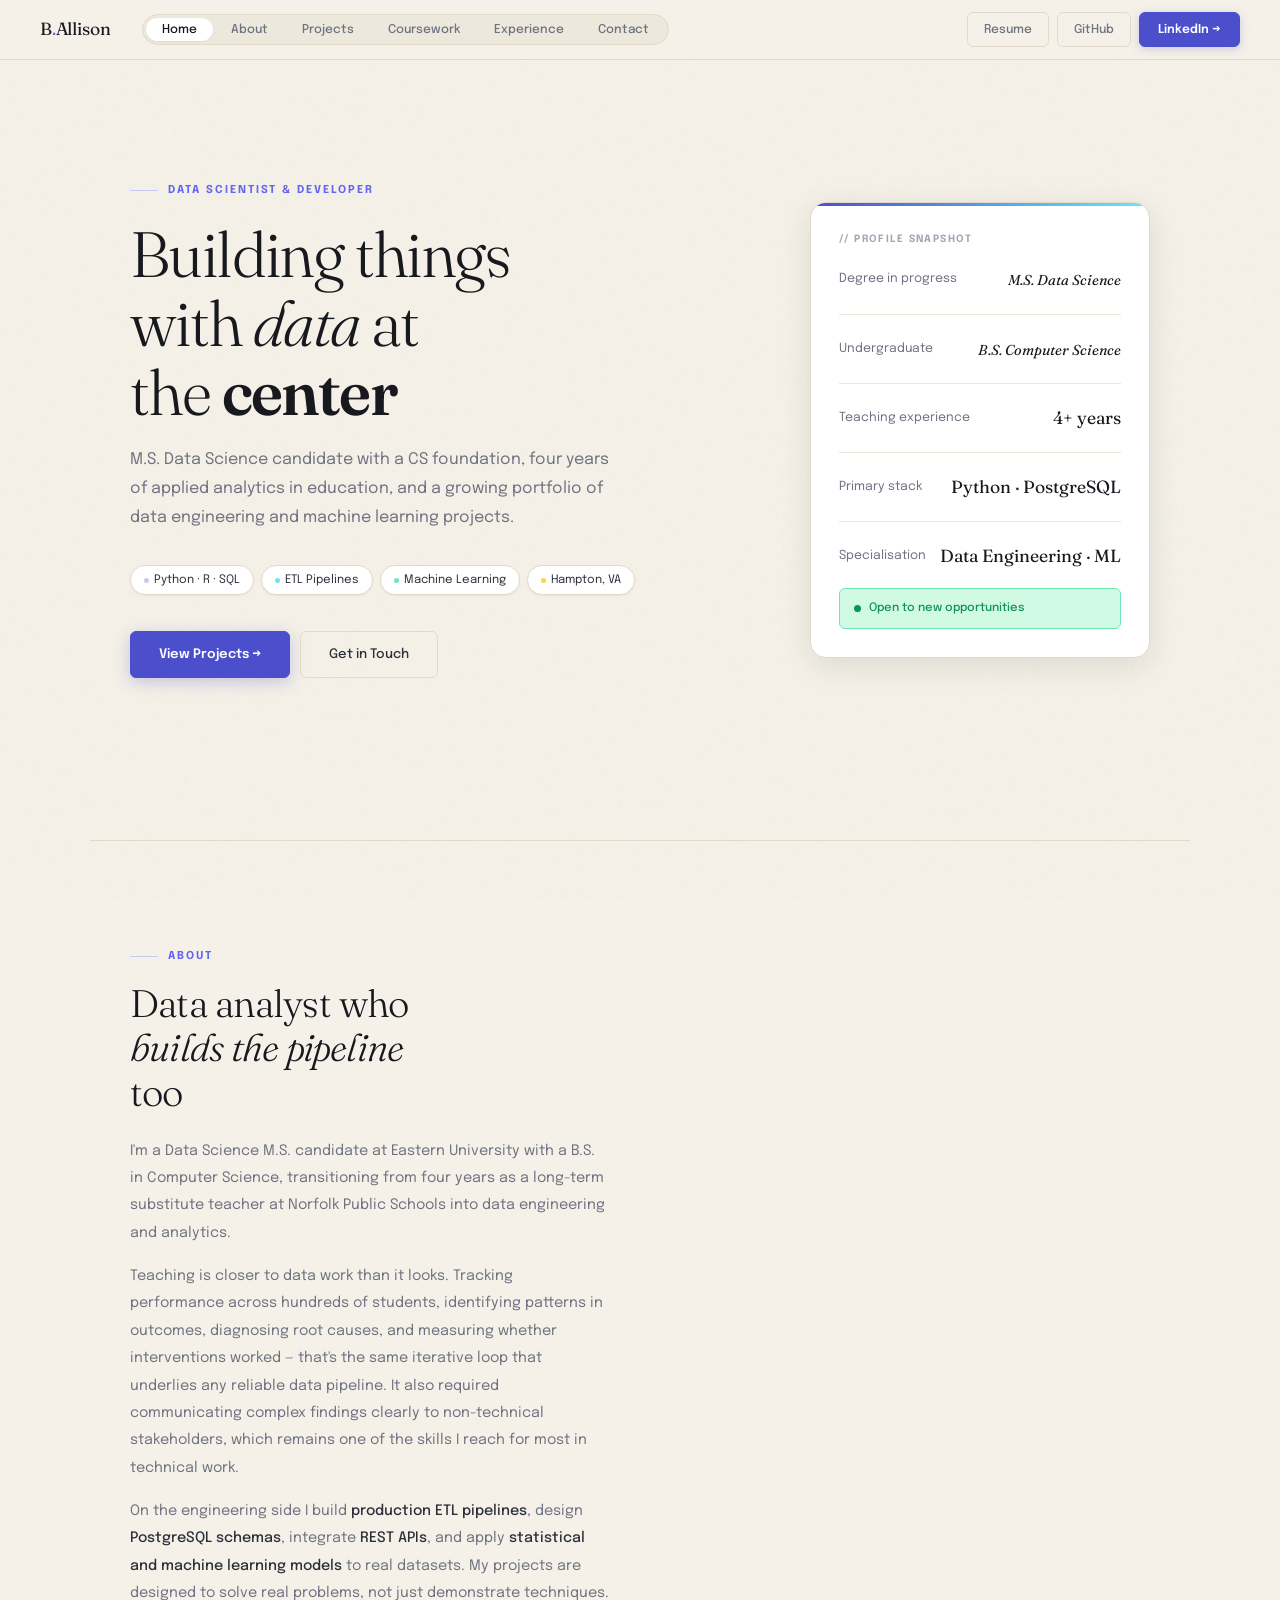
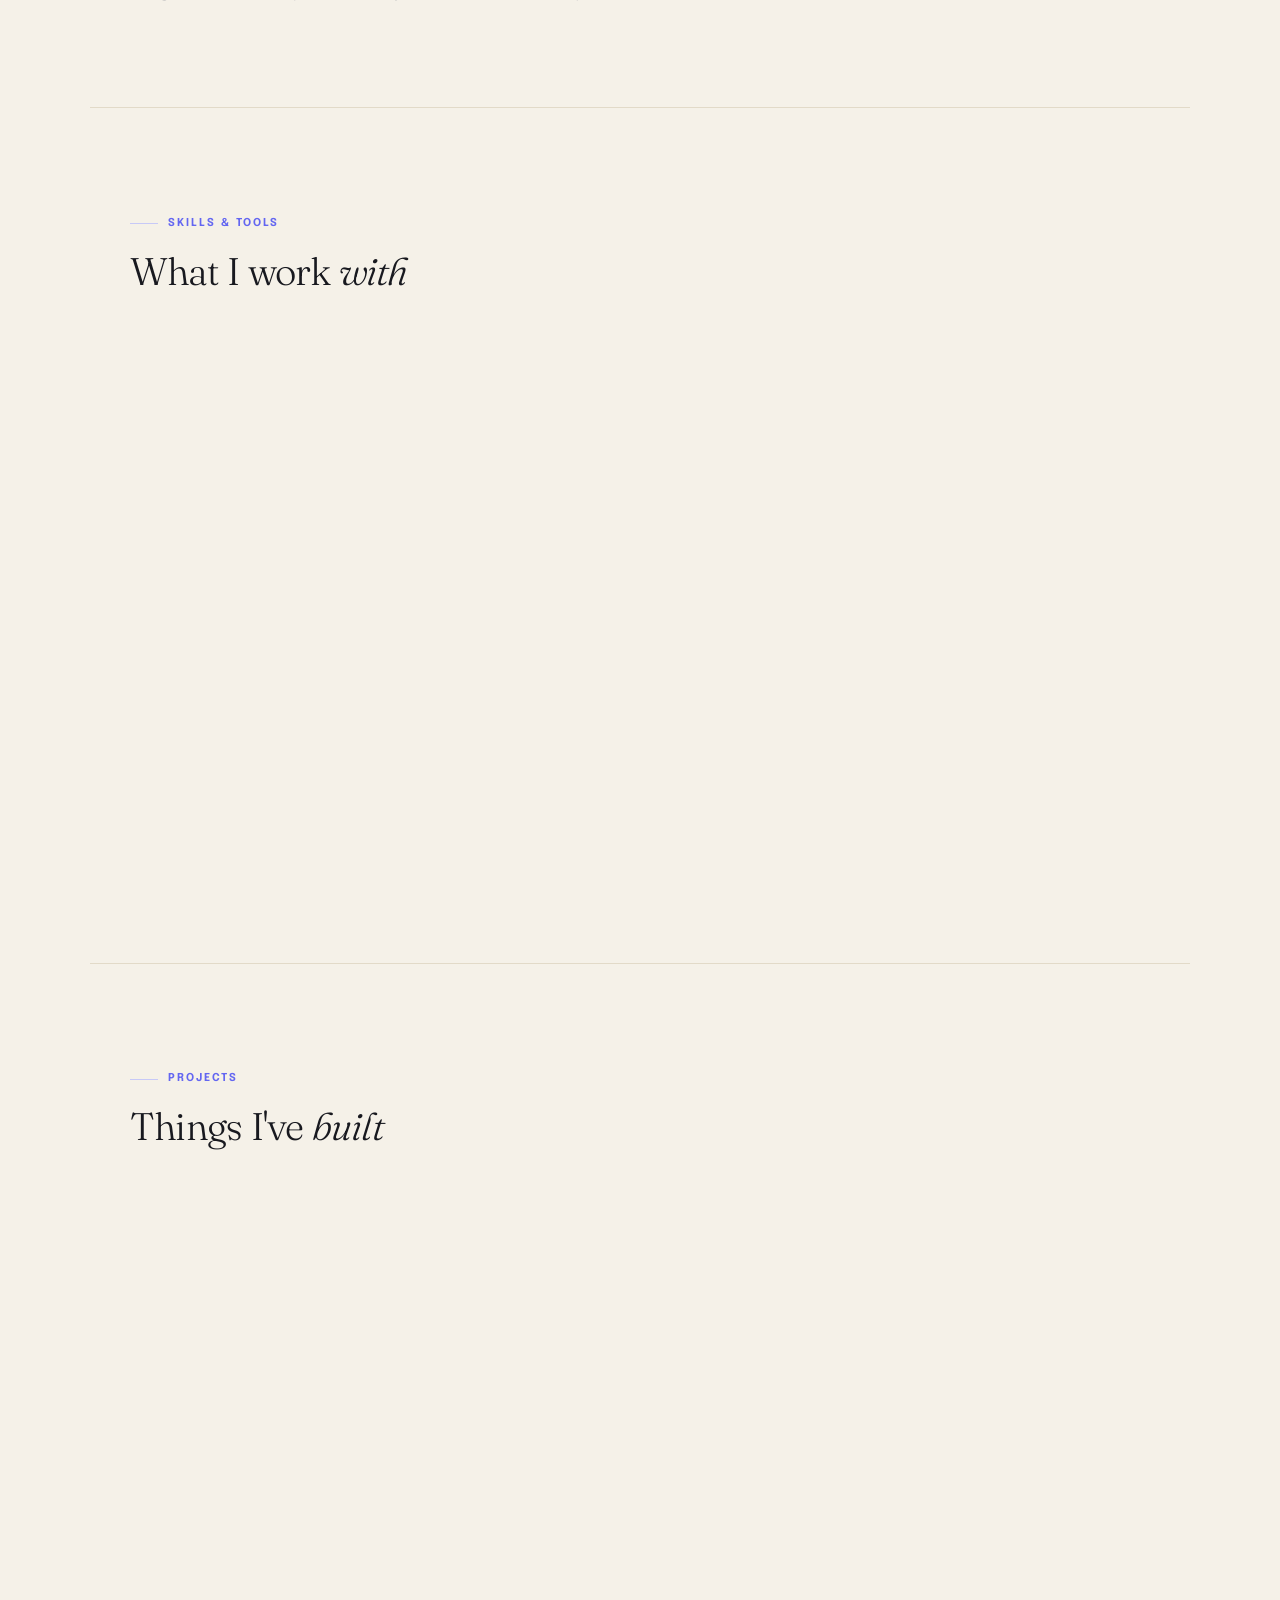
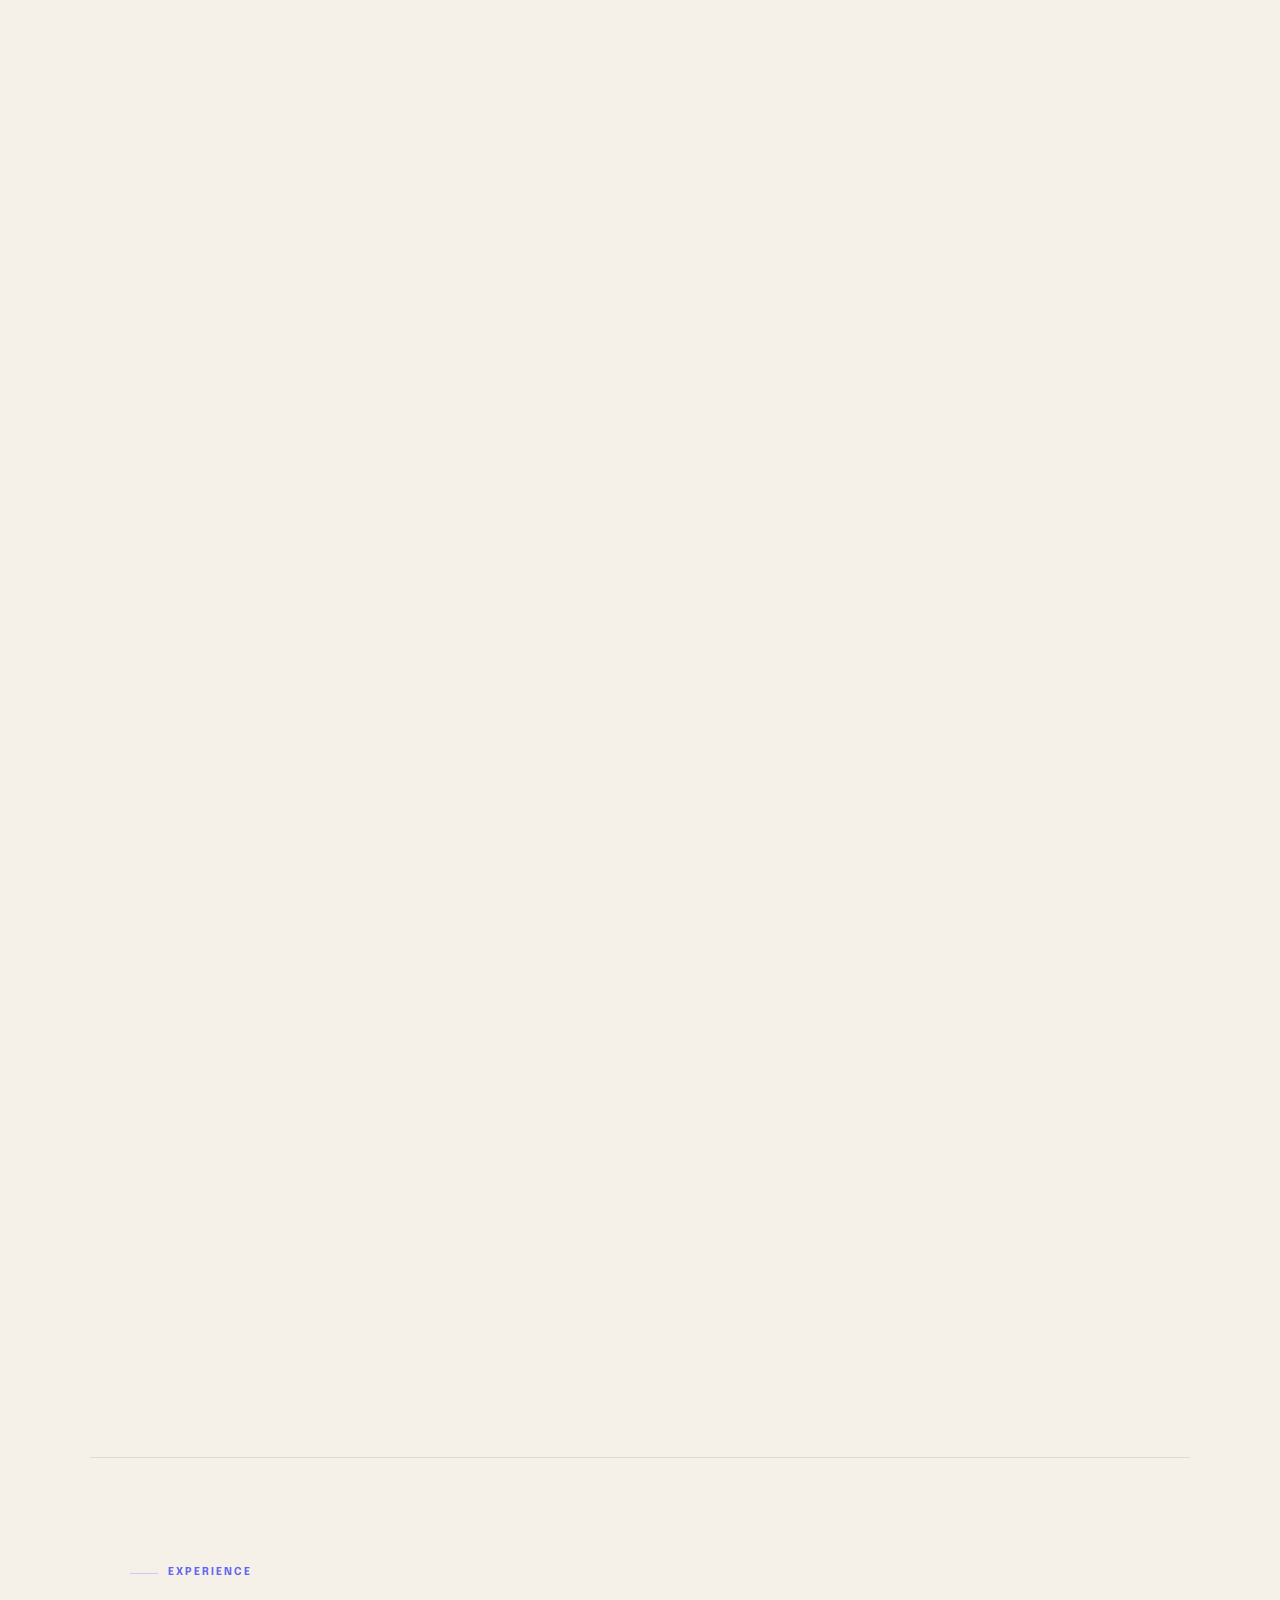
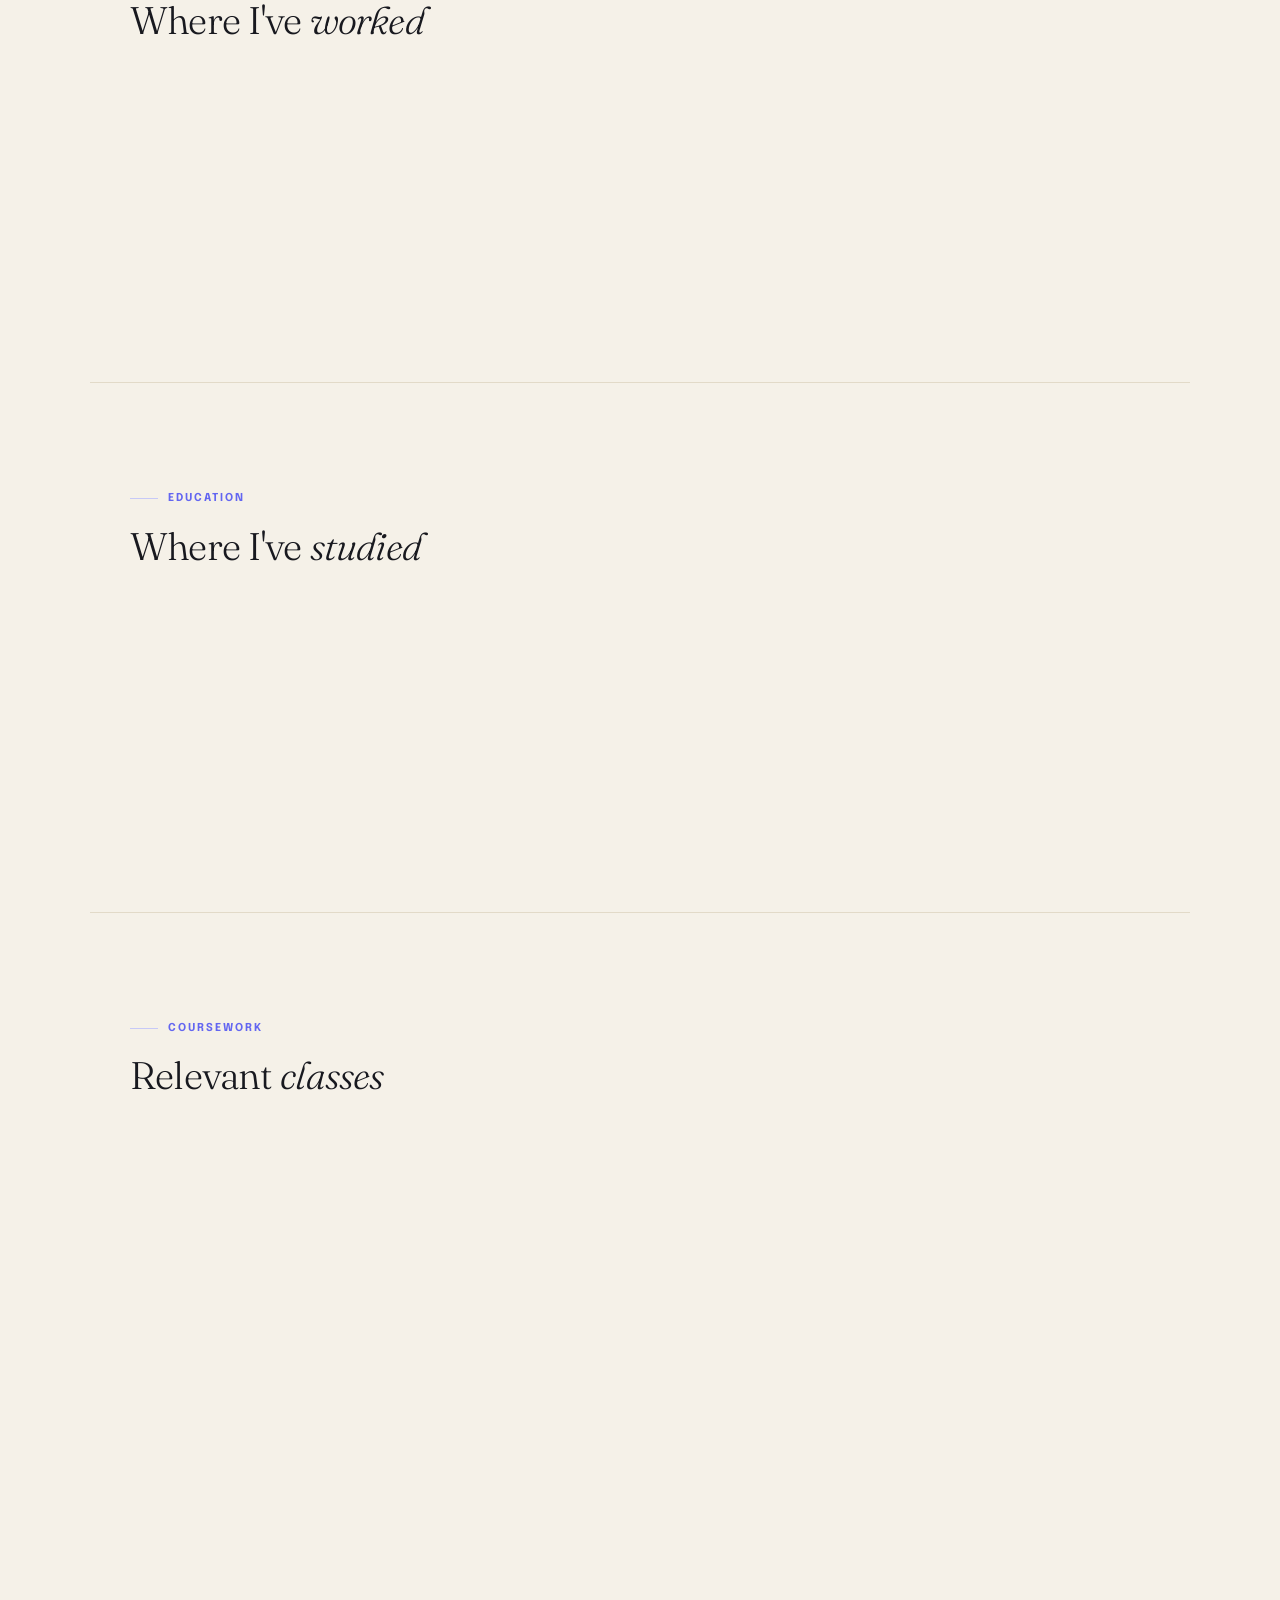
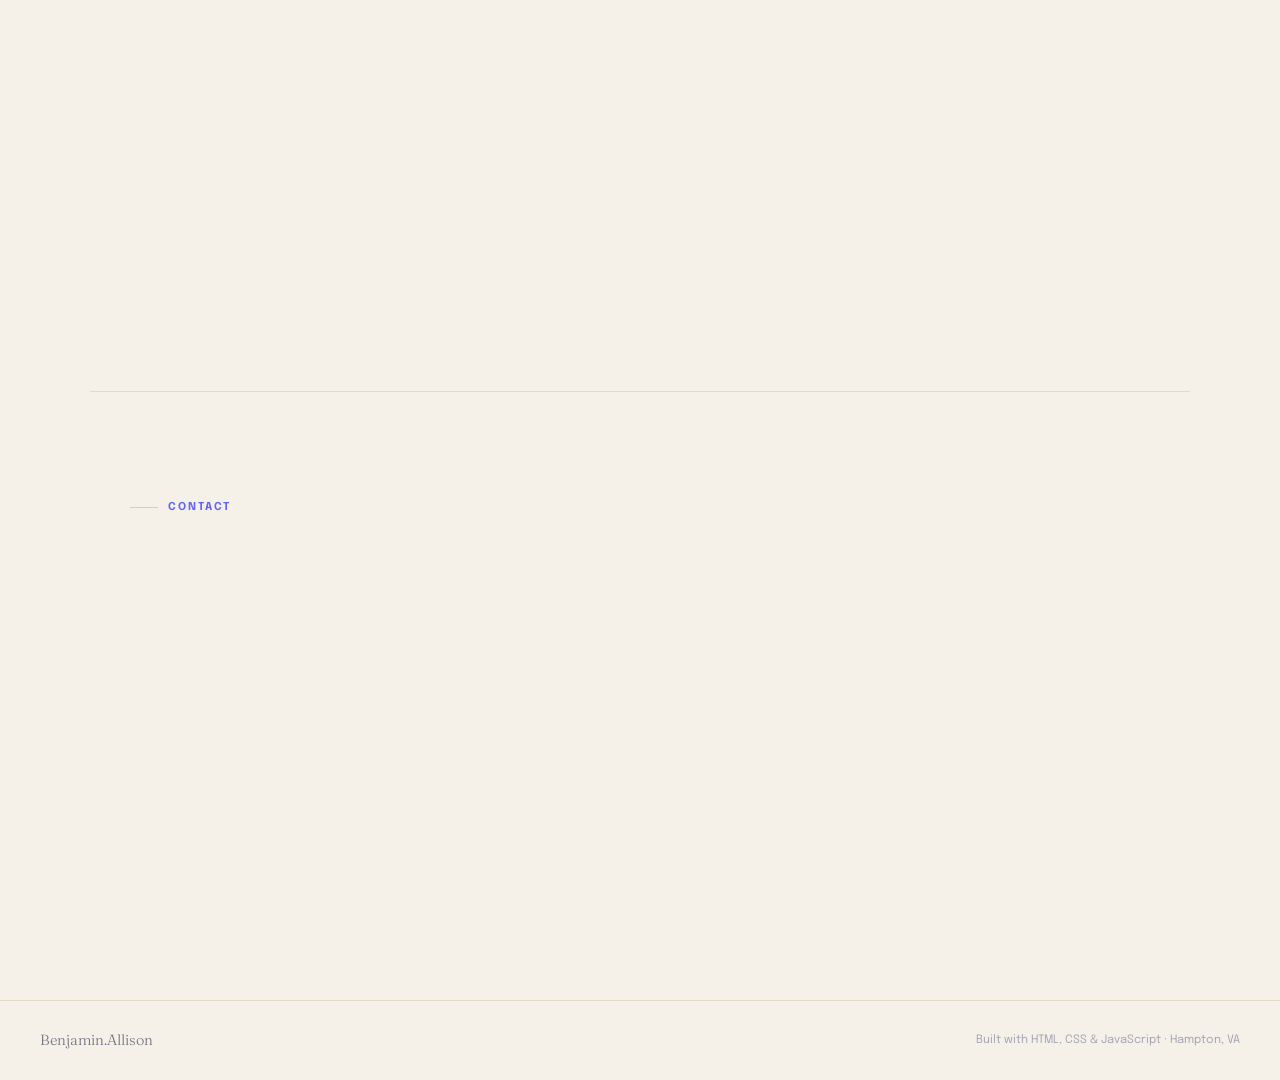
<file: index.html>
<!DOCTYPE html>
<html lang="en">
<head>
<meta charset="UTF-8"/>
<meta name="viewport" content="width=device-width,initial-scale=1.0"/>
<title>Benjamin Allison — Data Scientist</title>
<meta name="description" content="Portfolio of Benjamin Allison, Data Science MS candidate and software developer."/>
<link rel="preconnect" href="https://fonts.googleapis.com"/>
<link href="https://fonts.googleapis.com/css2?family=Fraunces:ital,opsz,wght@0,9..144,200;0,9..144,300;0,9..144,400;0,9..144,600;1,9..144,200;1,9..144,300;1,9..144,400&family=Epilogue:wght@300;400;500;600;700&display=swap" rel="stylesheet"/>
<style>
:root {
  --cream:#F5F1E8;--cream2:#EDE8DC;--parchment:#E2DAC8;--parchment2:#D4CABB;
  --ink:#18191F;--ink2:#2C2F3A;--muted:#6E7180;--muted2:#A2A6B4;
  --indigo:#4B4FCC;--indigo2:#6366F1;--indigo-pale:#EEEFFE;--indigo-mid:#C7C9F7;
  --green:#0D9358;--green-pale:#D1FAE5;--green-mid:#6EE7B7;
  --amber:#C97A0A;--amber-pale:#FEF3C7;--amber-mid:#FCD34D;
  --red:#C8392B;--red-pale:#FEE2E2;
  --teal:#0891B2;--teal-pale:#CFFAFE;--teal-mid:#67E8F9;
  --shadow-xs:0 1px 2px rgba(24,25,31,0.06);
  --shadow-sm:0 2px 8px rgba(24,25,31,0.08);
  --shadow-md:0 8px 32px rgba(24,25,31,0.10);
  --shadow-lg:0 16px 48px rgba(24,25,31,0.12);
  --r:10px;--r-sm:6px;--r-lg:16px;
  --serif:'Fraunces',Georgia,serif;
  --sans:'Epilogue',sans-serif;
  --ease:cubic-bezier(0.22,1,0.36,1);
  --nav-h:60px;
}
*,*::before,*::after{box-sizing:border-box;margin:0;padding:0}
html{scroll-behavior:smooth}
body{
  background:var(--cream);color:var(--ink);
  font-family:var(--sans);font-size:15px;line-height:1.6;
  -webkit-font-smoothing:antialiased;
}
body::before{
  content:'';position:fixed;inset:0;pointer-events:none;z-index:0;
  background-image:url("data:image/svg+xml,%3Csvg viewBox='0 0 200 200' xmlns='http://www.w3.org/2000/svg'%3E%3Cfilter id='n'%3E%3CfeTurbulence type='fractalNoise' baseFrequency='0.85' numOctaves='4' stitchTiles='stitch'/%3E%3C/filter%3E%3Crect width='100%25' height='100%25' filter='url(%23n)' opacity='0.03'/%3E%3C/svg%3E");
}
a{color:inherit;text-decoration:none}
button{cursor:pointer;font-family:var(--sans)}
img{max-width:100%;display:block}

/* ── Scrollbar ───────────────────────────────── */
::-webkit-scrollbar{width:5px}
::-webkit-scrollbar-track{background:var(--cream2)}
::-webkit-scrollbar-thumb{background:var(--parchment2);border-radius:3px}

/* ── Nav ─────────────────────────────────────── */
nav{
  position:fixed;top:0;left:0;right:0;z-index:100;height:var(--nav-h);
  background:rgba(245,241,232,0.90);backdrop-filter:blur(16px);
  border-bottom:1px solid var(--parchment);
  display:flex;align-items:center;padding:0 40px;gap:24px;
}
.nav-logo{
  font-family:var(--serif);font-size:1.1rem;font-weight:400;
  letter-spacing:-0.01em;white-space:nowrap;
}
.nav-logo span{color:var(--indigo2)}
.nav-links{
  display:flex;gap:2px;background:var(--cream2);
  border:1px solid var(--parchment);border-radius:24px;padding:3px;
  margin-left:8px;
}
.nav-link{
  padding:5px 16px;border-radius:20px;font-size:0.76rem;font-weight:500;
  color:var(--muted);border:none;background:none;transition:all 0.15s;
  white-space:nowrap;
}
.nav-link:hover{color:var(--ink)}
.nav-link.active{background:white;color:var(--ink);box-shadow:var(--shadow-xs)}
.nav-actions{margin-left:auto;display:flex;gap:8px;align-items:center}
.btn-nav{
  padding:7px 18px;border-radius:var(--r-sm);font-size:0.76rem;font-weight:600;
  border:1px solid var(--indigo);background:var(--indigo);color:white;
  box-shadow:0 2px 10px rgba(75,79,204,0.25);transition:all 0.15s;
}
.btn-nav:hover{background:var(--indigo2);border-color:var(--indigo2);transform:translateY(-1px)}
.btn-ghost{
  padding:7px 16px;border-radius:var(--r-sm);font-size:0.76rem;font-weight:500;
  border:1px solid var(--parchment);background:none;color:var(--muted);transition:all 0.15s;
}
.btn-ghost:hover{border-color:var(--muted2);color:var(--ink)}

/* ── Page wrapper ────────────────────────────── */
.page{position:relative;z-index:1}
section{padding:100px 40px;max-width:1100px;margin:0 auto}
section:first-child{padding-top:calc(var(--nav-h) + 80px)}

/* ── Eyebrow ─────────────────────────────────── */
.eyebrow{
  display:inline-flex;align-items:center;gap:10px;
  font-size:0.68rem;font-weight:700;letter-spacing:0.18em;text-transform:uppercase;
  color:var(--indigo2);margin-bottom:16px;
}
.eyebrow-line{width:28px;height:1px;background:var(--indigo-mid)}

/* ── Hero ────────────────────────────────────── */
#hero{
  min-height:calc(100vh - var(--nav-h));
  display:flex;align-items:center;
  padding-top:calc(var(--nav-h) + 40px);
  padding-bottom:80px;
}
.hero-inner{display:grid;grid-template-columns:1fr 340px;gap:80px;align-items:center;width:100%}
.hero-label{
  font-size:0.68rem;font-weight:700;letter-spacing:0.18em;text-transform:uppercase;
  color:var(--indigo2);margin-bottom:20px;display:flex;align-items:center;gap:10px;
}
.hero-label::before{content:'';width:28px;height:1px;background:var(--indigo-mid)}
.hero-title{
  font-family:var(--serif);font-size:clamp(2.6rem,5vw,4rem);
  font-weight:300;line-height:1.08;letter-spacing:-0.025em;margin-bottom:20px;
}
.hero-title em{font-style:italic;color:var(--ink)}
.hero-title strong{font-weight:600}
.hero-sub{
  font-size:1rem;color:var(--muted);line-height:1.8;max-width:480px;margin-bottom:32px;
}
.hero-chips{display:flex;flex-wrap:wrap;gap:7px;margin-bottom:36px}
.chip{
  display:inline-flex;align-items:center;gap:5px;
  padding:5px 13px;border-radius:20px;
  background:white;border:1px solid var(--parchment);
  font-size:0.73rem;color:var(--ink2);box-shadow:var(--shadow-xs);
}
.chip-dot{width:5px;height:5px;border-radius:50%;background:var(--indigo-mid)}
.chip-dot.green{background:var(--green-mid)}
.chip-dot.amber{background:var(--amber-mid)}
.chip-dot.teal{background:var(--teal-mid)}
.hero-ctas{display:flex;gap:10px;flex-wrap:wrap}
.btn-primary{
  padding:12px 28px;border-radius:var(--r-sm);font-size:0.82rem;font-weight:600;
  background:var(--indigo);color:white;border:1px solid var(--indigo);
  box-shadow:0 4px 16px rgba(75,79,204,0.28);transition:all 0.2s var(--ease);
}
.btn-primary:hover{background:var(--indigo2);transform:translateY(-2px);box-shadow:0 6px 20px rgba(75,79,204,0.35)}
.btn-secondary{
  padding:12px 28px;border-radius:var(--r-sm);font-size:0.82rem;font-weight:500;
  background:none;color:var(--ink2);border:1px solid var(--parchment);
  transition:all 0.2s var(--ease);
}
.btn-secondary:hover{border-color:var(--muted2);color:var(--ink);transform:translateY(-2px)}

/* Hero card */
.hero-card{
  background:white;border:1px solid var(--parchment);border-radius:var(--r-lg);
  padding:28px;box-shadow:var(--shadow-md);position:relative;overflow:hidden;
}
.hero-card::before{
  content:'';position:absolute;top:0;left:0;right:0;height:3px;
  background:linear-gradient(90deg,var(--indigo),var(--teal-mid));
}
.hero-card-label{
  font-size:0.63rem;font-weight:700;letter-spacing:0.14em;text-transform:uppercase;
  color:var(--muted2);margin-bottom:18px;
}
.hero-stat-row{display:flex;flex-direction:column;gap:14px}
.hero-stat{display:flex;align-items:center;justify-content:space-between;gap:12px}
.hero-stat-label{font-size:0.78rem;color:var(--muted)}
.hero-stat-val{
  font-family:var(--serif);font-size:1.1rem;font-weight:400;
  color:var(--ink);text-align:right;
}
.hero-stat-val em{font-style:italic;color:var(--ink);font-size:0.9rem}
.hero-divider{height:1px;background:var(--cream2);margin:6px 0}
.status-row{
  display:flex;align-items:center;gap:8px;margin-top:18px;
  padding:10px 14px;background:var(--green-pale);
  border:1px solid var(--green-mid);border-radius:var(--r-sm);
}
.status-dot{width:7px;height:7px;border-radius:50%;background:var(--green);flex-shrink:0;animation:pulse 2s infinite}
@keyframes pulse{0%,100%{opacity:1}50%{opacity:0.4}}
.status-text{font-size:0.73rem;color:var(--green);font-weight:500}

/* ── Section divider ─────────────────────────── */
.section-divider{height:1px;background:var(--parchment);max-width:1100px;margin:0 auto}

/* ── About ───────────────────────────────────── */
#about .about-grid{
  display:grid;grid-template-columns:1fr 1fr;gap:60px;align-items:start;
}
.about-title{
  font-family:var(--serif);font-size:clamp(1.8rem,3vw,2.4rem);
  font-weight:300;line-height:1.15;letter-spacing:-0.02em;margin-bottom:24px;
}
.about-title em{font-style:italic;color:var(--ink)}
.about-body{font-size:0.9rem;color:var(--muted);line-height:1.9;display:flex;flex-direction:column;gap:16px}
.about-body strong{color:var(--ink2);font-weight:500}
.about-right{display:flex;flex-direction:column;gap:14px}
.about-card{
  background:white;border:1px solid var(--parchment);border-radius:var(--r);
  padding:20px 22px;box-shadow:var(--shadow-xs);
  display:flex;align-items:flex-start;gap:14px;
  transition:box-shadow 0.2s,transform 0.2s var(--ease);
}
.about-card:hover{box-shadow:var(--shadow-sm);transform:translateY(-2px)}
.about-card-icon{
  width:36px;height:36px;border-radius:8px;flex-shrink:0;
  display:flex;align-items:center;justify-content:center;font-size:1rem;
}
.icon-indigo{background:var(--indigo-pale)}
.icon-green{background:var(--green-pale)}
.icon-amber{background:var(--amber-pale)}
.icon-teal{background:var(--teal-pale)}
.about-card-title{font-size:0.82rem;font-weight:600;color:var(--ink2);margin-bottom:3px}
.about-card-body{font-size:0.76rem;color:var(--muted);line-height:1.6}

/* ── Skills ──────────────────────────────────── */
#skills{background:none}
.skills-title{
  font-family:var(--serif);font-size:clamp(1.8rem,3vw,2.4rem);
  font-weight:300;line-height:1.15;letter-spacing:-0.02em;margin-bottom:40px;
}
.skills-title em{font-style:italic;color:var(--ink)}
.skills-grid{display:grid;grid-template-columns:repeat(3,1fr);gap:14px}
.skill-card{
  background:white;border:1px solid var(--parchment);border-radius:var(--r);
  padding:22px 24px;box-shadow:var(--shadow-xs);
  transition:box-shadow 0.2s,transform 0.2s var(--ease);
}
.skill-card:hover{box-shadow:var(--shadow-sm);transform:translateY(-2px)}
.skill-card-header{
  display:flex;align-items:center;gap:10px;margin-bottom:16px;
  padding-bottom:12px;border-bottom:1px solid var(--cream2);
}
.skill-card-icon{
  width:28px;height:28px;border-radius:6px;
  display:flex;align-items:center;justify-content:center;font-size:0.82rem;flex-shrink:0;
}
.skill-card-title{font-size:0.73rem;font-weight:700;letter-spacing:0.1em;text-transform:uppercase;color:var(--muted)}
.skill-tags{display:flex;flex-wrap:wrap;gap:6px}
.skill-tag{
  padding:3px 10px;border-radius:12px;font-size:0.71rem;font-weight:500;
  background:var(--cream2);color:var(--ink2);border:1px solid var(--parchment);
}
.skill-tag.accent{background:var(--indigo-pale);color:var(--indigo);border-color:var(--indigo-mid)}
.skill-tag.green{background:var(--green-pale);color:var(--green);border-color:var(--green-mid)}
.skill-tag.amber{background:var(--amber-pale);color:var(--amber);border-color:var(--amber-mid)}
.skill-tag.teal{background:var(--teal-pale);color:var(--teal);border-color:var(--teal-mid)}

/* ── Projects ────────────────────────────────── */
#projects .projects-title{
  font-family:var(--serif);font-size:clamp(1.8rem,3vw,2.4rem);
  font-weight:300;line-height:1.15;letter-spacing:-0.02em;margin-bottom:40px;
}
#projects .projects-title em{font-style:italic;color:var(--ink)}
.projects-grid{display:grid;grid-template-columns:1fr 1fr;gap:18px}
.project-card{
  background:white;border:1px solid var(--parchment);border-radius:var(--r-lg);
  box-shadow:var(--shadow-sm);overflow:hidden;
  transition:box-shadow 0.25s,transform 0.25s var(--ease);
  display:flex;flex-direction:column;
}
.project-card:hover{box-shadow:var(--shadow-lg);transform:translateY(-4px)}
.project-card.featured{grid-column:1/-1}
.project-card-top{
  padding:28px 28px 20px;border-bottom:1px solid var(--cream2);
  position:relative;
}
.project-bar{
  position:absolute;top:0;left:0;right:0;height:3px;
}
.bar-indigo{background:linear-gradient(90deg,var(--indigo),var(--indigo2))}
.bar-teal{background:linear-gradient(90deg,var(--teal),var(--teal-mid))}
.bar-green{background:linear-gradient(90deg,var(--green),var(--green-mid))}
.bar-amber{background:linear-gradient(90deg,var(--amber),var(--amber-mid))}
.project-type{
  font-size:0.63rem;font-weight:700;letter-spacing:0.16em;text-transform:uppercase;
  color:var(--muted2);margin-bottom:10px;margin-top:4px;
}
.project-name{
  font-family:var(--serif);font-size:1.35rem;font-weight:400;
  letter-spacing:-0.01em;color:var(--ink);margin-bottom:10px;
}
.project-name em{font-style:italic;color:var(--ink)}
.project-desc{font-size:0.82rem;color:var(--muted);line-height:1.75}
.project-card-bottom{padding:18px 28px;display:flex;flex-direction:column;gap:14px;flex:1}
.project-stack{display:flex;flex-wrap:wrap;gap:6px}
.stack-tag{
  padding:3px 10px;border-radius:12px;font-size:0.70rem;font-weight:500;
  background:var(--cream2);color:var(--ink2);border:1px solid var(--parchment);
}
.project-meta-row{
  display:flex;align-items:center;justify-content:space-between;
  margin-top:auto;padding-top:10px;border-top:1px solid var(--cream2);
}
.project-link{
  display:inline-flex;align-items:center;gap:5px;
  font-size:0.73rem;font-weight:600;color:var(--indigo);
  transition:gap 0.15s;
}
.project-link:hover{gap:8px}
.project-link-arrow{font-size:0.85rem}
.project-status{
  font-size:0.65rem;font-weight:700;letter-spacing:0.1em;text-transform:uppercase;
  padding:3px 9px;border-radius:10px;
}
.status-live{background:var(--green-pale);color:var(--green);border:1px solid var(--green-mid)}
.status-dev{background:var(--amber-pale);color:var(--amber);border:1px solid var(--amber-mid)}
.status-request{background:var(--indigo-pale);color:var(--indigo);border:1px solid var(--indigo-mid)}

/* Featured project extras */
.featured-grid{display:grid;grid-template-columns:1fr 1fr;gap:0}
.featured-left{padding:32px 32px 28px;border-right:1px solid var(--cream2);border-bottom:1px solid var(--cream2)}
.featured-right{padding:32px 32px 28px;border-bottom:1px solid var(--cream2)}
.featured-bottom{padding:22px 32px;display:flex;align-items:center;justify-content:space-between;flex-wrap:wrap;gap:14px}

/* ── Experience ──────────────────────────────── */
#experience .exp-title{
  font-family:var(--serif);font-size:clamp(1.8rem,3vw,2.4rem);
  font-weight:300;line-height:1.15;letter-spacing:-0.02em;margin-bottom:40px;
}
#experience .exp-title em{font-style:italic;color:var(--ink)}
.exp-grid{display:flex;flex-direction:column;gap:14px}
.exp-card{
  background:white;border:1px solid var(--parchment);border-radius:var(--r);
  padding:24px 26px;box-shadow:var(--shadow-xs);
  display:grid;grid-template-columns:1fr auto;gap:16px;align-items:start;
  transition:box-shadow 0.2s,transform 0.2s var(--ease);
}
.exp-card:hover{box-shadow:var(--shadow-sm);transform:translateY(-2px)}
.exp-role{font-size:0.96rem;font-weight:600;color:var(--ink);margin-bottom:3px}
.exp-org{font-size:0.82rem;color:var(--indigo2);font-weight:500;margin-bottom:10px}
.exp-desc{font-size:0.82rem;color:var(--muted);line-height:1.75}
.exp-period{
  font-size:0.72rem;color:var(--muted2);white-space:nowrap;
  padding:4px 11px;border-radius:12px;background:var(--cream2);
  border:1px solid var(--parchment);font-weight:500;
}

/* ── Education ───────────────────────────────── */
#education .edu-title{
  font-family:var(--serif);font-size:clamp(1.8rem,3vw,2.4rem);
  font-weight:300;line-height:1.15;letter-spacing:-0.02em;margin-bottom:40px;
}
#education .edu-title em{font-style:italic;color:var(--ink)}
.edu-grid{display:grid;grid-template-columns:1fr 1fr;gap:14px}
.edu-card{
  background:white;border:1px solid var(--parchment);border-radius:var(--r);
  padding:24px 26px;box-shadow:var(--shadow-xs);overflow:hidden;position:relative;
  transition:box-shadow 0.2s,transform 0.2s var(--ease);
}
.edu-card:hover{box-shadow:var(--shadow-sm);transform:translateY(-2px)}
.edu-card::after{
  content:'';position:absolute;bottom:-20px;right:-20px;
  width:80px;height:80px;border-radius:50%;
  background:var(--indigo-pale);opacity:0.6;
}
.edu-degree{font-family:var(--serif);font-size:1rem;font-weight:400;color:var(--ink);margin-bottom:4px;line-height:1.3}
.edu-school{font-size:0.8rem;color:var(--indigo2);font-weight:500;margin-bottom:12px}
.edu-detail{font-size:0.76rem;color:var(--muted);line-height:1.65}
.edu-year{
  display:inline-block;margin-top:12px;
  font-size:0.65rem;font-weight:700;letter-spacing:0.1em;text-transform:uppercase;
  padding:3px 9px;border-radius:10px;
  background:var(--indigo-pale);color:var(--indigo);border:1px solid var(--indigo-mid);
}

/* ── Contact ─────────────────────────────────── */
#contact{padding-bottom:120px}
.contact-inner{
  background:white;border:1px solid var(--parchment);border-radius:var(--r-lg);
  padding:56px;box-shadow:var(--shadow-md);
  display:grid;grid-template-columns:1fr 1fr;gap:60px;align-items:center;
  position:relative;overflow:hidden;
}
.contact-inner::before{
  content:'';position:absolute;top:0;left:0;right:0;height:3px;
  background:linear-gradient(90deg,var(--indigo),var(--teal-mid),var(--green-mid));
}
.contact-title{
  font-family:var(--serif);font-size:clamp(1.8rem,3vw,2.6rem);
  font-weight:300;line-height:1.15;letter-spacing:-0.02em;margin-bottom:16px;
}
.contact-title em{font-style:italic;color:var(--ink)}
.contact-sub{font-size:0.88rem;color:var(--muted);line-height:1.8}
.contact-links{display:flex;flex-direction:column;gap:10px}
.contact-link-item{
  display:flex;align-items:center;gap:14px;
  padding:14px 18px;border-radius:var(--r);
  background:var(--cream);border:1px solid var(--parchment);
  transition:all 0.2s var(--ease);
}
.contact-link-item:hover{
  background:white;border-color:var(--indigo-mid);
  box-shadow:var(--shadow-sm);transform:translateX(4px);
}
.contact-link-icon{
  width:36px;height:36px;border-radius:8px;flex-shrink:0;
  display:flex;align-items:center;justify-content:center;font-size:1rem;
}
.contact-link-label{font-size:0.73rem;color:var(--muted);margin-bottom:1px}
.contact-link-val{font-size:0.84rem;font-weight:500;color:var(--ink2)}

/* ── Coursework ───────────────────────────────── */
#coursework .course-title{
  font-family:var(--serif);font-size:clamp(1.8rem,3vw,2.4rem);
  font-weight:300;line-height:1.15;letter-spacing:-0.02em;margin-bottom:40px;
}
#coursework .course-title em{font-style:italic;color:var(--ink)}
.course-grid{display:grid;grid-template-columns:repeat(3,1fr);gap:14px}
.course-card{
  background:white;border:1px solid var(--parchment);border-radius:var(--r);
  padding:0;box-shadow:var(--shadow-xs);overflow:hidden;
  transition:box-shadow 0.2s,transform 0.2s var(--ease);
  display:flex;flex-direction:column;
}
.course-card:hover{box-shadow:var(--shadow-sm);transform:translateY(-2px)}
.course-card-bar{height:3px}
.course-card-body{padding:18px 20px;flex:1;display:flex;flex-direction:column;gap:10px}
.course-code{
  font-size:0.63rem;font-weight:700;letter-spacing:0.14em;text-transform:uppercase;color:var(--muted2);
}
.course-name{
  font-family:var(--serif);font-size:0.96rem;font-weight:400;
  color:var(--ink);line-height:1.3;
}
.course-desc{font-size:0.76rem;color:var(--muted);line-height:1.65;flex:1}
.course-card-footer{
  padding:10px 20px;border-top:1px solid var(--cream2);
  display:flex;align-items:center;justify-content:space-between;flex-wrap:wrap;gap:6px;
}
.course-tools{display:flex;flex-wrap:wrap;gap:5px}
.course-tool{
  font-size:0.67rem;font-weight:500;padding:2px 8px;border-radius:10px;
  background:var(--cream2);color:var(--ink2);border:1px solid var(--parchment);
}
.course-status{
  font-size:0.63rem;font-weight:700;letter-spacing:0.1em;text-transform:uppercase;
  padding:2px 8px;border-radius:10px;
}
.cs-done{background:var(--green-pale);color:var(--green);border:1px solid var(--green-mid)}
.cs-progress{background:var(--indigo-pale);color:var(--indigo);border:1px solid var(--indigo-mid)}
.cs-upcoming{background:var(--amber-pale);color:var(--amber);border:1px solid var(--amber-mid)}

/* ── Footer ──────────────────────────────────── */
footer{
  border-top:1px solid var(--parchment);
  padding:28px 40px;display:flex;align-items:center;justify-content:space-between;
  position:relative;z-index:1;
}
.footer-logo{font-family:var(--serif);font-size:0.92rem;font-weight:300;color:var(--muted)}
.footer-logo span{color:var(--indigo2)}
.footer-note{font-size:0.72rem;color:var(--muted2)}

/* ── Reveal animation ────────────────────────── */
.reveal{opacity:0;transform:translateY(20px);transition:opacity 0.6s var(--ease),transform 0.6s var(--ease)}
.reveal.visible{opacity:1;transform:none}

/* ── Responsive ──────────────────────────────── */
@media(max-width:900px){
  nav{padding:0 20px}
  .nav-links{display:none}
  section{padding:72px 20px}
  .hero-inner{grid-template-columns:1fr;gap:40px}
  .hero-card{display:none}
  .about-grid{grid-template-columns:1fr}
  .skills-grid{grid-template-columns:1fr 1fr}
  .course-grid{grid-template-columns:1fr 1fr}
  .projects-grid{grid-template-columns:1fr}
  .project-card.featured{grid-column:auto}
  .featured-grid{grid-template-columns:1fr}
  .featured-left{border-right:none}
  .edu-grid{grid-template-columns:1fr}
  .contact-inner{grid-template-columns:1fr;padding:36px}
}
@media(max-width:600px){
  .skills-grid{grid-template-columns:1fr}
  .course-grid{grid-template-columns:1fr}
}
</style>
</head>
<body>

<!-- ── Nav ───────────────────────────────────── -->
<nav>
  <div class="nav-logo">B<span>.</span>Allison</div>
  <div class="nav-links">
    <button class="nav-link active" onclick="scrollTo('hero')">Home</button>
    <button class="nav-link" onclick="scrollTo('about')">About</button>
    <button class="nav-link" onclick="scrollTo('projects')">Projects</button>
    <button class="nav-link" onclick="scrollTo('coursework')">Coursework</button>
    <button class="nav-link" onclick="scrollTo('experience')">Experience</button>
    <button class="nav-link" onclick="scrollTo('contact')">Contact</button>
  </div>
  <div class="nav-actions">
    <a href="BenAResume.pdf" target="_blank" rel="noopener" class="btn-ghost">Resume</a>
    <a href="https://github.com/BenjaminAllison11" target="_blank" rel="noopener" class="btn-ghost">GitHub</a>
    <a href="https://linkedin.com/in/benjamin-allison-22947a272" target="_blank" rel="noopener" class="btn-nav">LinkedIn →</a>
    
  </div>
</nav>

<div class="page">

<!-- ── Hero ──────────────────────────────────── -->
<section id="hero">
  <div class="hero-inner">
    <div class="hero-left">
      <div class="hero-label">Data Scientist & Developer</div>
      <h1 class="hero-title">
        Building things<br>
        with <em>data</em> at<br>
        the <strong>center</strong>
      </h1>
      <p class="hero-sub">
        M.S. Data Science candidate with a CS foundation, four years of applied analytics in education, and a growing portfolio of data engineering and machine learning projects.
      </p>
      <div class="hero-chips">
        <span class="chip"><span class="chip-dot"></span>Python · R · SQL</span>
        <span class="chip"><span class="chip-dot teal"></span>ETL Pipelines</span>
        <span class="chip"><span class="chip-dot green"></span>Machine Learning</span>
        <span class="chip"><span class="chip-dot amber"></span>Hampton, VA</span>
      </div>
      <div class="hero-ctas">
        <a href="#projects" class="btn-primary" onclick="document.querySelector('#projects').scrollIntoView({behavior:'smooth'});return false">View Projects →</a>
        <a href="mailto:benjjallison@gmail.com" class="btn-secondary">Get in Touch</a>
      </div>
    </div>

    <div class="hero-card reveal">
      <div class="hero-card-label">// Profile snapshot</div>
      <div class="hero-stat-row">
        <div class="hero-stat">
          <span class="hero-stat-label">Degree in progress</span>
          <span class="hero-stat-val"><em>M.S. Data Science</em></span>
        </div>
        <div class="hero-divider"></div>
        <div class="hero-stat">
          <span class="hero-stat-label">Undergraduate</span>
          <span class="hero-stat-val"><em>B.S. Computer Science</em></span>
        </div>
        <div class="hero-divider"></div>
        <div class="hero-stat">
          <span class="hero-stat-label">Teaching experience</span>
          <span class="hero-stat-val">4+ years</span>
        </div>
        <div class="hero-divider"></div>
        <div class="hero-stat">
          <span class="hero-stat-label">Primary stack</span>
          <span class="hero-stat-val">Python · PostgreSQL</span>
        </div>
        <div class="hero-divider"></div>
        <div class="hero-stat">
          <span class="hero-stat-label">Specialisation</span>
          <span class="hero-stat-val">Data Engineering · ML</span>
        </div>
      </div>
      <div class="status-row">
        <span class="status-dot"></span>
        <span class="status-text">Open to new opportunities</span>
      </div>
    </div>
  </div>
</section>

<div class="section-divider"></div>

<!-- ── About ──────────────────────────────────── -->
<section id="about">
  <div class="eyebrow"><span class="eyebrow-line"></span>About</div>
  <div class="about-grid">
    <div>
      <h2 class="about-title">
        Data analyst who<br><em>builds the pipeline</em><br>too
      </h2>
      <div class="about-body">
        <p>I'm a Data Science M.S. candidate at Eastern University with a B.S. in Computer Science, transitioning from four years as a long-term substitute teacher at Norfolk Public Schools into data engineering and analytics.</p>
        <p>Teaching is closer to data work than it looks. Tracking performance across hundreds of students, identifying patterns in outcomes, diagnosing root causes, and measuring whether interventions worked — that's the same iterative loop that underlies any reliable data pipeline. It also required communicating complex findings clearly to non-technical stakeholders, which remains one of the skills I reach for most in technical work.</p>
        <p>On the engineering side I build <strong>production ETL pipelines</strong>, design <strong>PostgreSQL schemas</strong>, integrate <strong>REST APIs</strong>, and apply <strong>statistical and machine learning models</strong> to real datasets. My projects are designed to solve real problems, not just demonstrate techniques.</p>
      </div>
    </div>
    <div class="about-right">
      <div class="about-card reveal">
        <div class="about-card-icon icon-indigo">🔬</div>
        <div>
          <div class="about-card-title">Statistical Modeling</div>
          <div class="about-card-body">Linear, logistic, and multinomial regression on 430k+ row CDC datasets. Written interpretation of model assumptions, limitations, and societal confounders.</div>
        </div>
      </div>
      <div class="about-card reveal">
        <div class="about-card-icon icon-teal">⚙️</div>
        <div>
          <div class="about-card-title">Data Engineering</div>
          <div class="about-card-body">Async producer-consumer pipelines hitting multiple APIs concurrently, with rate limiting, exponential backoff, and normalized relational schemas in PostgreSQL.</div>
        </div>
      </div>
      <div class="about-card reveal">
        <div class="about-card-icon icon-green">🤖</div>
        <div>
          <div class="about-card-title">Machine Learning</div>
          <div class="about-card-body">Hybrid matrix factorization recommendation engine with sentence transformer embeddings stored in PostgreSQL. Evaluated with NDCG@K and Hit Rate@K.</div>
        </div>
      </div>
      <div class="about-card reveal">
        <div class="about-card-icon icon-amber">📊</div>
        <div>
          <div class="about-card-title">Communication</div>
          <div class="about-card-body">Four years translating data into decisions for non-technical audiences. Equally comfortable writing SQL and explaining its implications in plain English.</div>
        </div>
      </div>
    </div>
  </div>
</section>

<div class="section-divider"></div>

<!-- ── Skills ─────────────────────────────────── -->
<section id="skills">
  <div class="eyebrow"><span class="eyebrow-line"></span>Skills & Tools</div>
  <h2 class="skills-title">What I work <em>with</em></h2>
  <div class="skills-grid">
    <div class="skill-card reveal">
      <div class="skill-card-header">
        <div class="skill-card-icon icon-indigo">💻</div>
        <span class="skill-card-title">Languages</span>
      </div>
      <div class="skill-tags">
        <span class="skill-tag accent">Python</span>
        <span class="skill-tag accent">R</span>
        <span class="skill-tag accent">SQL</span>
        <span class="skill-tag">JavaScript</span>
        <span class="skill-tag">HTML & CSS</span>
      </div>
    </div>
    <div class="skill-card reveal">
      <div class="skill-card-header">
        <div class="skill-card-icon icon-green">📦</div>
        <span class="skill-card-title">Libraries & Frameworks</span>
      </div>
      <div class="skill-tags">
        <span class="skill-tag green">Pandas · NumPy</span>
        <span class="skill-tag green">Scikit-learn</span>
        <span class="skill-tag green">PyTorch</span>
        <span class="skill-tag">Sentence Transformers</span>
        <span class="skill-tag">Tidyverse · ggplot2</span>
        <span class="skill-tag">Flask</span>
      </div>
    </div>
    <div class="skill-card reveal">
      <div class="skill-card-header">
        <div class="skill-card-icon icon-teal">🗄️</div>
        <span class="skill-card-title">Data & Databases</span>
      </div>
      <div class="skill-tags">
        <span class="skill-tag teal">PostgreSQL</span>
        <span class="skill-tag teal">CTEs & Self-Joins</span>
        <span class="skill-tag">Multi-Table Joins</span>
        <span class="skill-tag">REST APIs</span>
        <span class="skill-tag">asyncio Pipelines</span>
        <span class="skill-tag">pgvector</span>
      </div>
    </div>
    <div class="skill-card reveal">
      <div class="skill-card-header">
        <div class="skill-card-icon icon-amber">📈</div>
        <span class="skill-card-title">Analytics & Modeling</span>
      </div>
      <div class="skill-tags">
        <span class="skill-tag amber">Linear Regression</span>
        <span class="skill-tag amber">Logistic Regression</span>
        <span class="skill-tag amber">Multinomial Regression</span>
        <span class="skill-tag">Matrix Factorization</span>
        <span class="skill-tag">K-Means Clustering</span>
        <span class="skill-tag">NDCG Evaluation</span>
        <span class="skill-tag">Profitability Analysis</span>
        <span class="skill-tag">Regional Trend Decomposition</span>
        <span class="skill-tag">Market Entry Analysis</span>
        <span class="skill-tag">Exploratory Data Analysis</span>
      </div>
    </div>
    <div class="skill-card reveal">
      <div class="skill-card-header">
        <div class="skill-card-icon icon-indigo">📊</div>
        <span class="skill-card-title">Visualization</span>
      </div>
      <div class="skill-tags">
        <span class="skill-tag accent">Matplotlib · Plotly</span>
        <span class="skill-tag accent">ggplot2</span>
        <span class="skill-tag">Tableau</span>
        <span class="skill-tag">Quarto Notebooks</span>
        <span class="skill-tag">Jupyter</span>
        <span class="skill-tag">KPI Dashboard Design</span>
        <span class="skill-tag">Data Storytelling</span>
        <span class="skill-tag">Narrative Visualization</span>
      </div>
    </div>
    <div class="skill-card reveal">
      <div class="skill-card-header">
        <div class="skill-card-icon icon-green">🚀</div>
        <span class="skill-card-title">Deployment & Tools</span>
      </div>
      <div class="skill-tags">
        <span class="skill-tag green">Vercel</span>
        <span class="skill-tag green">Supabase (RLS)</span>
        <span class="skill-tag">Git & GitHub</span>
        <span class="skill-tag">pgAdmin</span>
        <span class="skill-tag">aiohttp · asyncpg</span>
      </div>
    </div>
  </div>
</section>

<div class="section-divider"></div>

<!-- ── Projects ───────────────────────────────── -->
<section id="projects">
  <div class="eyebrow"><span class="eyebrow-line"></span>Projects</div>
  <h2 class="projects-title">Things I've <em>built</em></h2>
  <div class="projects-grid">

    <!-- Genre Insights — featured -->
    <div class="project-card featured reveal">
      <div class="project-bar bar-indigo"></div>
      <div class="featured-grid">
        <div class="featured-left">
          <div class="project-type">Data Engineering · Analytics · ML</div>
          <div class="project-name"><em>Genre Insights</em></div>
          <p class="project-desc">
            Full-stack Steam library analyzer that ingests game metadata from three concurrent APIs — the Steam storefront API, SteamSpy, and IsThereAnyDeal — via an async producer-consumer pipeline with rate limiting and exponential backoff. Normalizes structured and semi-structured data into a PostgreSQL schema with junction tables for genres, tags, developers, publishers, and categories.
          </p>
        </div>
        <div class="featured-right">
          <div class="project-type">Recommendation Engine</div>
          <div class="project-name">Hybrid Matrix <em>Factorization</em></div>
          <p class="project-desc">
            Content-based + collaborative filtering with sentence transformer embeddings (all-mpnet-base-v2) stored in PostgreSQL via pgvector. Embeddings encode combined genre, tag, and description text. Evaluated offline using NDCG@K and Hit Rate@K with held-out playtime as ground truth. Includes a community matchmaking feature roadmap built on genre fingerprint cosine similarity.
          </p>
        </div>
      </div>
      <div class="featured-bottom">
        <div class="project-stack">
          <span class="stack-tag">Python</span>
          <span class="stack-tag">Flask</span>
          <span class="stack-tag">PostgreSQL</span>
          <span class="stack-tag">asyncio</span>
          <span class="stack-tag">PyTorch</span>
          <span class="stack-tag">Sentence Transformers</span>
          <span class="stack-tag">pgvector</span>
          <span class="stack-tag">Supabase</span>
          <span class="stack-tag">JavaScript</span>
        </div>
        <div style="display:flex;align-items:center;gap:12px;flex-shrink:0">
          <span class="project-status status-dev">In Development</span>
          <a href="https://github.com/BenjaminAllison11" target="_blank" rel="noopener" class="project-link">GitHub <span class="project-link-arrow">→</span></a>
        </div>
      </div>
    </div>

   <!-- Wyoming -->
<div class="project-card featured reveal">
  <div class="project-bar bar-indigo"></div>
  <div class="featured-grid">
    <div class="featured-left">
      <div class="project-type">Data Analytics · Information Visualization</div>
      <div class="project-name">Breaking into Wyoming</div>
      <p class="project-desc">
        Acting as an internal analyst for a fictitious U.S. regional retailer, I built a data-driven market entry case for Wyoming — the company's only state with zero stores. Starting from ~8,000 sales orders joined across four tables (Sales Orders, Store Locations, Sales Team, Product Categories), I worked through a structured investigative arc: confirm the business case for physical presence, scope the neighboring market, identify the right product category, and recommend a sales team.
      </p>
      <div style="margin-top:14px;display:flex;flex-direction:column;gap:7px">
        <div style="font-size:0.63rem;font-weight:700;letter-spacing:0.14em;text-transform:uppercase;color:var(--muted2);margin-bottom:2px">Technical elements</div>
        <div style="font-size:0.76rem;color:var(--muted);line-height:1.6">
          17 worksheets · 2 dashboards · 12+ chart types including dual-axis, bullet, treemap, box-and-whisker, scatterplot, and map
        </div>
        <div style="font-size:0.76rem;color:var(--muted);line-height:1.6">
          Calculated fields: Profit Per Person, Running Profits, Profit Markup Percent, Above Average Flag — plus LOD expressions for state-level aggregations and table calculations for rankings
        </div>
        <div style="font-size:0.76rem;color:var(--muted);line-height:1.6">
          3 parameters (Top N, Profit Markup, Order Profit) driving dynamic dashboard interactivity
        </div>
      </div>
    </div>
    <div class="featured-right">
      <div class="project-type">Key findings</div>
      <div class="project-name">The Analysis</div>
      <div style="display:flex;flex-direction:column;gap:10px;margin-top:4px">
        <div style="font-size:0.8rem;color:var(--muted);line-height:1.65;padding-left:12px;border-left:2px solid var(--parchment)">
          <strong style="color:var(--ink2);display:block;margin-bottom:2px">In-store vs. online</strong>
          Physical locations generate nearly $4M more in profit than online — establishing the case for a Wyoming store.
        </div>
        <div style="font-size:0.8rem;color:var(--muted);line-height:1.65;padding-left:12px;border-left:2px solid var(--parchment)">
          <strong style="color:var(--ink2);display:block;margin-bottom:2px">Regional health</strong>
          Wyoming's six bordering states showed consistent year-over-year profit growth, confirming a viable regional market.
        </div>
        <div style="font-size:0.8rem;color:var(--muted);line-height:1.65;padding-left:12px;border-left:2px solid var(--parchment)">
          <strong style="color:var(--ink2);display:block;margin-bottom:2px">Category selection</strong>
          After removing South Dakota and Idaho as declining markets, Tech Accessories emerged as the strongest category — maintaining high profit-per-capita even in low-population states, a critical signal for Wyoming's demographics.
        </div>
        <div style="font-size:0.8rem;color:var(--muted);line-height:1.65;padding-left:12px;border-left:2px solid var(--parchment)">
          <strong style="color:var(--ink2);display:block;margin-bottom:2px">Recommendation</strong>
          Launch Tech Accessories in Wyoming with Jenny Hawkins and Carl Nguyen as the initial sales team, selected for their per-order profit performance in that category.
        </div>
      </div>
    </div>
  </div>
  <div class="featured-bottom">
    <div class="project-stack">
      <span class="stack-tag">Tableau</span>
      <span class="stack-tag">Excel</span>
      <span class="stack-tag">LOD Expressions</span>
      <span class="stack-tag">Calculated Fields</span>
      <span class="stack-tag">KPI Dashboard</span>
      <span class="stack-tag">Exploratory Analysis</span>
    </div>
    <div style="display:flex;align-items:center;gap:12px;flex-shrink:0">
      <span class="project-status status-request">Available on Request</span>
      <span style="font-size:0.73rem;color:var(--muted2)">Academic work</span>
    </div>
  </div>
</div>
    <!-- StateMatch -->
    <div class="project-card reveal">
      <div class="project-bar bar-teal"></div>
      <div class="project-card-top">
        <div class="project-type">Data Science · Clustering</div>
        <div class="project-name">State<em>Match</em></div>
        <p class="project-desc">
          Relocation recommendation tool using two-layer k-means clustering — state-level on policy and aggregate features, metro-level on livability metrics. Custom Political Environment Index built from weighted presidential, congressional, and gubernatorial data. BEA RPP + Zillow + Tax Foundation data stack with hidden gem metro detection.
        </p>
      </div>
      <div class="project-card-bottom">
        <div class="project-stack">
          <span class="stack-tag">Python</span>
          <span class="stack-tag">Scikit-learn</span>
          <span class="stack-tag">BEA API</span>
          <span class="stack-tag">BLS API</span>
          <span class="stack-tag">JavaScript</span>
        </div>
        <div class="project-meta-row">
          <span class="project-status status-dev">In Development</span>
          <a href="https://github.com/BenjaminAllison11" target="_blank" rel="noopener" class="project-link">GitHub <span class="project-link-arrow">→</span></a>
        </div>
      </div>
    </div>

    

    <!-- Health Outcomes -->
    <div class="project-card reveal">
      <div class="project-bar bar-green"></div>
      <div class="project-card-top">
        <div class="project-type">Statistical Analysis · R</div>
        <div class="project-name">Health Outcomes <em>Analysis</em></div>
        <p class="project-desc">
          Analyzed 430,000+ CDC BRFSS survey responses in R to model relationships between fruit consumption, healthcare access, and self-reported health. Applied linear regression with standardized betas, logistic regression, and multinomial logistic regression — including a self-directed investigation into whether gender identity and sexuality predict marriage outcomes.
        </p>
      </div>
      <div class="project-card-bottom">
        <div class="project-stack">
          <span class="stack-tag">R</span>
          <span class="stack-tag">Tidyverse</span>
          <span class="stack-tag">ggplot2</span>
          <span class="stack-tag">nnet</span>
          <span class="stack-tag">CDC BRFSS</span>
        </div>
        <div class="project-meta-row">
          <span class="project-status status-request">Code on Request</span>
          <span style="font-size:0.73rem;color:var(--muted2)">Academic work</span>
        </div>
      </div>
    </div>

    <!-- CTE Analysis -->
    <div class="project-card reveal">
      <div class="project-bar bar-amber"></div>
      <div class="project-card-top">
        <div class="project-type">SQL · Database Analysis</div>
        <div class="project-name">Employee Database <em>CTE Analysis</em></div>
        <p class="project-desc">
          Five advanced PostgreSQL queries against a normalized employee database, each built on Common Table Expressions. Patterns include chained multi-CTE salary aggregation with cross joins, top-contributor identification with tie handling, management hierarchy traversal via self-joins, multi-level participation filtering, and salary gap analysis.
        </p>
      </div>
      <div class="project-card-bottom">
        <div class="project-stack">
          <span class="stack-tag">PostgreSQL</span>
          <span class="stack-tag">CTEs</span>
          <span class="stack-tag">Self-Joins</span>
          <span class="stack-tag">pgAdmin</span>
        </div>
        <div class="project-meta-row">
          <span class="project-status status-request">Code on Request</span>
          <span style="font-size:0.73rem;color:var(--muted2)">Academic work</span>
        </div>
      </div>
    </div>

  </div>
</section>

<div class="section-divider"></div>

<!-- ── Experience ─────────────────────────────── -->
<section id="experience">
  <div class="eyebrow"><span class="eyebrow-line"></span>Experience</div>
  <h2 class="exp-title">Where I've <em>worked</em></h2>
  <div class="exp-grid">
    <div class="exp-card reveal">
      <div>
        <div class="exp-role">Long-Term Substitute Teacher</div>
        <div class="exp-org">Norfolk Public Schools — Norfolk, VA</div>
        <p class="exp-desc">
          Tracked student performance data across large cohorts, identified patterns in outcomes, diagnosed root causes of underperformance, and measured the effectiveness of interventions — applying the same collect-analyze-act-evaluate loop that underlies production data pipelines. Communicated complex findings to non-technical stakeholders and adapted instructional strategies based on quantitative feedback.
        </p>
      </div>
      <span class="exp-period">2020 – present</span>
    </div>
  </div>
</section>

<div class="section-divider"></div>

<!-- ── Education ──────────────────────────────── -->
<section id="education">
  <div class="eyebrow"><span class="eyebrow-line"></span>Education</div>
  <h2 class="edu-title">Where I've <em>studied</em></h2>
  <div class="edu-grid">
    <div class="edu-card reveal">
      <div class="edu-degree">M.S. Data Science</div>
      <div class="edu-school">Eastern University</div>
      <div class="edu-detail">
        Coursework spanning database management with PostgreSQL, statistical analysis with R, machine learning, data visualization, and applied analytics. Capstone projects include Genre Insights and StateMatch.
      </div>
      <span class="edu-year">In Progress</span>
    </div>
    <div class="edu-card reveal">
      <div class="edu-degree">B.S. Computer Science</div>
      <div class="edu-school">University of the People</div>
      <div class="edu-detail">
        Foundation in algorithms, data structures, software engineering, and systems programming. Applied CS principles throughout professional career and personal projects.
      </div>
      <span class="edu-year">Completed</span>
    </div>
  </div>
</section>

<div class="section-divider"></div>

<!-- ── Coursework ─────────────────────────────── -->
<section id="coursework">
  <div class="eyebrow"><span class="eyebrow-line"></span>Coursework</div>
  <h2 class="course-title">Relevant <em>classes</em></h2>
  <div class="course-grid">

    <div class="course-card reveal">
      <div class="course-card-bar bar-indigo"></div>
      <div class="course-card-body">
        <div class="course-code">DTSC 660</div>
        <div class="course-name">Data & Database Management with SQL</div>
        <p class="course-desc">Advanced PostgreSQL querying using Common Table Expressions, self-joins, cross joins, and chained multi-table aggregations against a normalized relational schema. Covered database design, query optimization, and schema-level thinking.</p>
      </div>
      <div class="course-card-footer">
        <div class="course-tools">
          <span class="course-tool">PostgreSQL</span>
          <span class="course-tool">CTEs</span>
          <span class="course-tool">pgAdmin</span>
          <span class="course-tool">Satistical Operations</span>
          <span class="course-tool">Regression</span>
          <span class="course-tool">Data Cleaning</span>
        </div>
        <span class="course-status cs-done">Complete</span>
      </div>
    </div>

    <div class="course-card reveal">
      <div class="course-card-bar bar-green"></div>
      <div class="course-card-body">
        <div class="course-code">DTSC 650</div>
        <div class="course-name">Data Analytics with R</div>
        <p class="course-desc">Statistical analysis on 430,000+ row CDC BRFSS dataset. Applied linear regression with standardized betas, binary logistic regression, and multinomial logistic regression. Self-directed investigation into gender identity and marriage outcomes with written interpretation of model limitations.</p>
      </div>
      <div class="course-card-footer">
        <div class="course-tools">
          <span class="course-tool">R</span>
          <span class="course-tool">Tidyverse</span>
          <span class="course-tool">ggplot2</span>
          <span class="course-tool">nnet</span>
          <span class="course-tool">Linear Regression</span>
          <span class="course-tool">Logistic Regression</span>
          <span class="course-tool">Multiple Regression</span>
        </div>
        <span class="course-status cs-done">Complete</span>
      </div>
    </div>

    <div class="course-card reveal">
      <div class="course-card-bar bar-teal"></div>
      <div class="course-card-body">
        <div class="course-code">DTSC 600</div>
        <div class="course-name">Information Visualization</div>
        <p class="course-desc">Dashboard design and business intelligence using Tableau. Covers visual encoding principles, chart selection, interactive filtering, and communicating analytical findings to non-technical audiences through clear, actionable visual output.</p>
      </div>
      <div class="course-card-footer">
        <div class="course-tools">
          <span class="course-tool">Tableau</span>
          <span class="course-tool">Exploratory Data Analysis</span>
          <span class="course-tool">KPI dashboard design</span>
          <span class="course-tool">Data storytelling and narrative visualization</span>
          <span class="course-tool">Excel</span>
          <span class="course-tool">Interactive Dashboards</span>
        </div>
        <span class="course-status cs-done">Complete</span>
      </div>
    </div>

    <div class="course-card reveal">
      <div class="course-card-bar bar-amber"></div>
      <div class="course-card-body">
        <div class="course-code">CS 3306</div>
        <div class="course-name">Databases 2</div>
        <p class="course-desc">Server-side database management covering transaction control, security mechanisms, backup and recovery, and Transact-SQL programming. Applied SQL to manipulate data structures and solve business problems within the context of web-application development and emerging database technologies.</p>
      </div>
      <div class="course-card-footer">
        <div class="course-tools">
          <span class="course-tool">MySQL</span>
          <span class="course-tool">Data Backup</span>
          <span class="course-tool">Database Configuration</span>
          <span class="course-tool">Database Administration</span>
        </div>
        <span class="course-status cs-done">Complete</span>
      </div>
    </div>

    <!-- <div class="course-card reveal">
      <div class="course-card-bar bar-green"></div>
      <div class="course-card-body">
        <div class="course-code">DTSC 670</div>
        <div class="course-name">Fundamentals of Machine Learning Models</div>
        <p class="course-desc">Supervised and unsupervised learning methods including classification, regression, clustering, and model evaluation. Covers train/test splits, cross-validation, feature engineering, and performance metrics such as precision, recall, and AUC.</p>
      </div>
      <div class="course-card-footer">
        <div class="course-tools">
          <span class="course-tool">Python</span>
          <span class="course-tool">Scikit-learn</span>
        </div>
        <span class="course-status cs-progress">In Progress</span>
      </div>
    </div> -->

  </div>
</section>

<div class="section-divider"></div>

<!-- ── Contact ────────────────────────────────── -->
<section id="contact">
  <div class="eyebrow"><span class="eyebrow-line"></span>Contact</div>
  <div class="contact-inner reveal">
    <div>
      <h2 class="contact-title">Let's work <em>together</em></h2>
      <p class="contact-sub">
        I'm actively looking for data analyst and junior data science roles where I can contribute across the full data lifecycle — from pipeline engineering to model building to clear communication of findings. If that sounds like a fit, I'd love to hear from you.
      </p>
    </div>
    <div class="contact-links">
      <a href="mailto:benjjallison@gmail.com" class="contact-link-item">
        <div class="contact-link-icon icon-indigo">✉️</div>
        <div>
          <div class="contact-link-label">Email</div>
          <div class="contact-link-val">benjjallison@gmail.com</div>
        </div>
      </a>
      <a href="https://linkedin.com/in/benjamin-allison-22947a272" target="_blank" rel="noopener" class="contact-link-item">
        <div class="contact-link-icon icon-teal">💼</div>
        <div>
          <div class="contact-link-label">LinkedIn</div>
          <div class="contact-link-val">benjamin-allison-22947a272</div>
        </div>
      </a>
      <a href="https://github.com/BenjaminAllison11" target="_blank" rel="noopener" class="contact-link-item">
        <div class="contact-link-icon icon-green">🐙</div>
        <div>
          <div class="contact-link-label">GitHub</div>
          <div class="contact-link-val">BenjaminAllison11</div>
        </div>
      </a>
    </div>
  </div>
</section>

</div><!-- /page -->

<footer>
  <div class="footer-logo">Benjamin<span>.</span>Allison</div>
  <div class="footer-note">Built with HTML, CSS & JavaScript · Hampton, VA</div>
</footer>

<script>
/* ── Scroll reveal ────────────────────────────── */
const observer = new IntersectionObserver(entries => {
  entries.forEach((e, i) => {
    if (e.isIntersecting) {
      const siblings = [...e.target.parentElement.querySelectorAll('.reveal')];
      const idx = siblings.indexOf(e.target);
      e.target.style.transitionDelay = `${idx * 0.08}s`;
      e.target.classList.add('visible');
      observer.unobserve(e.target);
    }
  });
}, { threshold: 0.1 });

document.querySelectorAll('.reveal').forEach(el => observer.observe(el));

/* ── Nav active state on scroll ──────────────── */
const sections = ['hero','about','skills','projects','coursework','experience','education','contact'];
const navLinks  = document.querySelectorAll('.nav-link');

function updateNav() {
  let current = 'hero';
  sections.forEach(id => {
    const el = document.getElementById(id);
    if (el && window.scrollY >= el.offsetTop - 120) current = id;
  });
  navLinks.forEach(link => {
    link.classList.toggle('active', link.getAttribute('onclick')?.includes(current));
  });
}
window.addEventListener('scroll', updateNav, { passive: true });

/* ── Smooth scroll helper ─────────────────────── */
function scrollTo(id) {
  document.getElementById(id)?.scrollIntoView({ behavior: 'smooth' });
}
</script>
</body>
</html>
</file>
